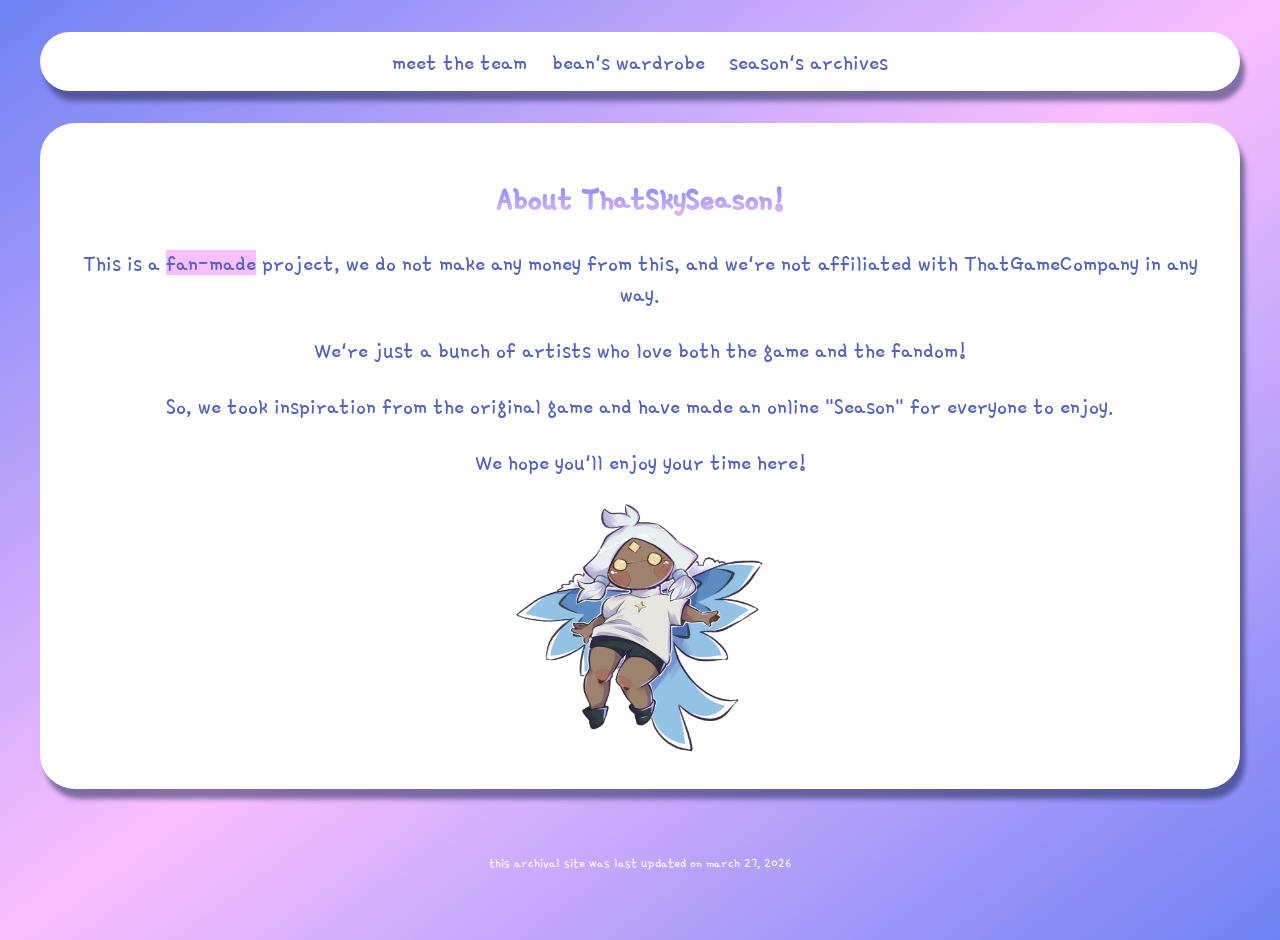
<file: index.html>
<!DOCTYPE html>
<html lang="en">

<head>
  <meta charset="UTF-8">
  <meta name="viewport" content="width=device-width, initial-scale=1.0">
  <title>ThatSkySeason</title>
  <link rel="apple-touch-icon" sizes="180x180" href="tss_favicon/apple-touch-icon.png">
  <link rel="icon" type="image/png" sizes="32x32" href="tss_favicon/favicon-32x32.png">
  <link rel="icon" type="image/png" sizes="16x16" href="tss_favicon/favicon-16x16.png">
  <!-- <link rel="manifest" href="/site.webmanifest"> -->
  <link rel="stylesheet" href="./styles.css">
  <link rel="preconnect" href="https://fonts.googleapis.com">
  <link rel="preconnect" href="https://fonts.gstatic.com" crossorigin>
  <link href="https://fonts.googleapis.com/css2?family=Gamja+Flower&display=swap" rel="stylesheet">
</head>

<body>
  <header>
    <a href="aboutteam.html"><button id="meet-team-btn">meet the team</button></a>
    <a href="wardrobe.html"><button>bean's wardrobe</button></a>
    <a href="seasonslist.html"><button>season's archives</button></a>
  </header>
  <div class="information" id="about-us-section">
    <h1>About ThatSkySeason!</h1>
    <p>This is a <mark>fan-made</mark> project, we do not make any money from this, and we're not affiliated with
      ThatGameCompany in any way.</p>
    <p>We're just a bunch of artists who love both the game and the fandom!</p>
    <p>So, we took inspiration from the original game and have made an online "Season" for everyone to enjoy.</p>
    <p>We hope you'll enjoy your time here!</p>
    <img src="assets/bean1kaino.png" alt="Bean 1 drawn by @kainoshu" width="250" height="250">
  </div>
  <p class="note">this archival site was last updated on march 27, 2026</p>
    <script src="script.js"></script>
</body>

</html>
</file>
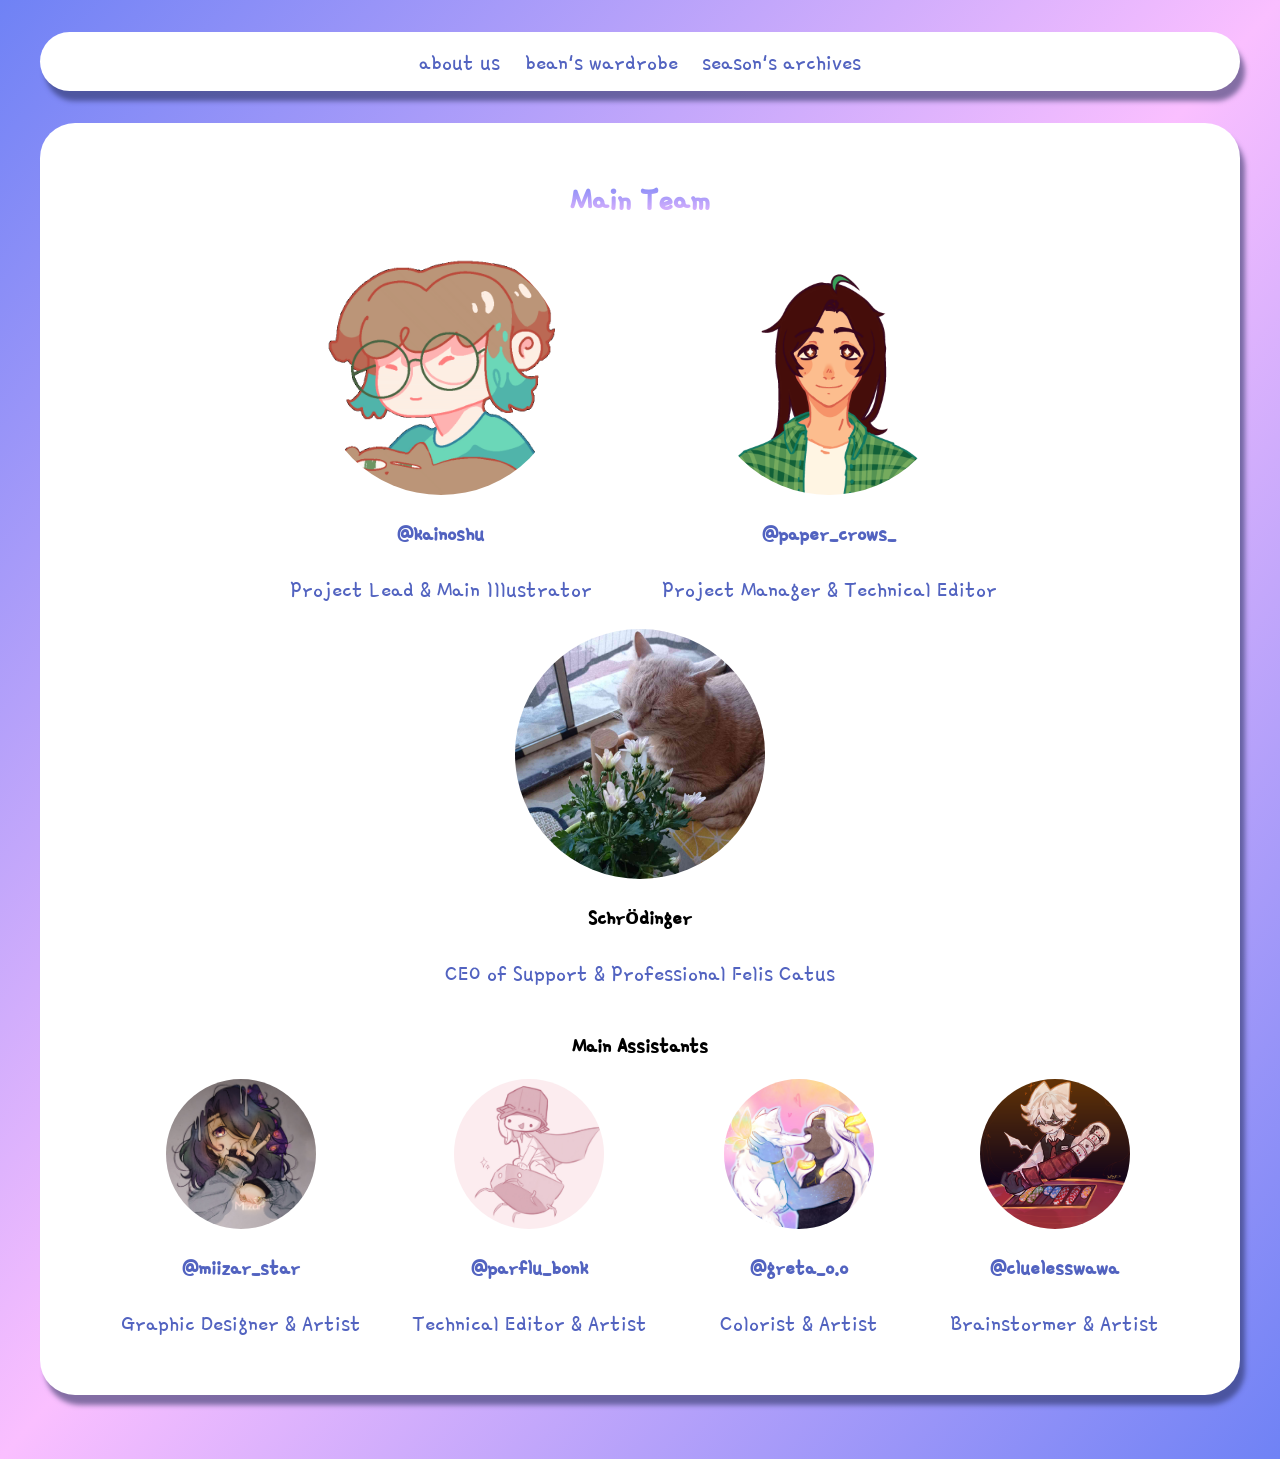
<file: aboutteam.html>
<!DOCTYPE html>
<html lang="en">

<head>
    <meta charset="UTF-8">
    <meta name="viewport" content="width=device-width, initial-scale=1.0">
    <title>ThatSkySeason</title>
    <link rel="apple-touch-icon" sizes="180x180" href="tss_favicon/apple-touch-icon.png">
    <link rel="icon" type="image/png" sizes="32x32" href="tss_favicon/favicon-32x32.png">
    <link rel="icon" type="image/png" sizes="16x16" href="tss_favicon/favicon-16x16.png">
    <!-- <link rel="manifest" href="/site.webmanifest"> -->
    <link rel="stylesheet" href="./styles.css">
    <link rel="preconnect" href="https://fonts.googleapis.com">
    <link rel="preconnect" href="https://fonts.gstatic.com" crossorigin>
    <link href="https://fonts.googleapis.com/css2?family=Gamja+Flower&display=swap" rel="stylesheet">
</head>

<body>
    <header>
        <a href="index.html"><button id="about-us-btn">about us</button></a>
        <a href="wardrobe.html"><button>bean's wardrobe</button></a>
        <a href="seasonslist.html"><button>season's archives</button></a>
    </header>
    <div class="information" id="meet-the-team-section">
        <h1>Main Team</h1>
        <div class="main-team">
            <div class="main-team-person">
                <img src="assets/teammembers/kainopfp.gif">
                <h2><a href="https://www.instagram.com/kainoshu/">@kainoshu</a></h2>
                <p class="description">Project Lead & Main Illustrator</p>
            </div>
            <div class="main-team-person">
                <img src="assets/teammembers/leepfp.png">
                <h2><a href="https://www.instagram.com/paper_crows_/">@paper_crows_</a></h2>
                <p class="description">Project Manager & Technical Editor</p>
            </div>
            <div class="main-team-person">
                <img src="assets/teammembers/florist_in_the_making.jpg">
                <h2>Schrödinger</h2>
                <p class="description">CEO of Support & Professional Felis Catus</p>
            </div>
        </div>
        <h2>Main Assistants</h2>
        <div class="assistants-team" id="meet-assistant-section">
            <div class="assistants-team-person">
                <img src="assets/teammembers/miipfp.png">
                <h2><a href="https://www.instagram.com/miizar_star/">@miizar_star</a></h2>
                <p class="description">Graphic Designer & Artist</p>
            </div>
            <div class="assistants-team-person">
                <img src="assets/teammembers/parfpfp.png">
                <h2><a href="https://www.instagram.com/parflu_bonk/">@parflu_bonk</a></h2>
                <p class="description">Technical Editor & Artist</p>
            </div>
            <div class="assistants-team-person">
                <img src="assets/teammembers/gretapfp.png">
                <h2><a href="https://www.instagram.com/greta_o.o/">@greta_o.o</a></h2>
                <p class="description">Colorist & Artist</p>
            </div>
            <div class="assistants-team-person">
                <img src="assets/teammembers/wawapfp.png">
                <h2><a href="https://www.instagram.com/cluelesswawa/">@cluelesswawa</a></h2>
                <p class="description">Brainstormer & Artist</p>
            </div>
        </div>
    </div>
    <script src="script.js"></script>
</body>

</html>
</file>
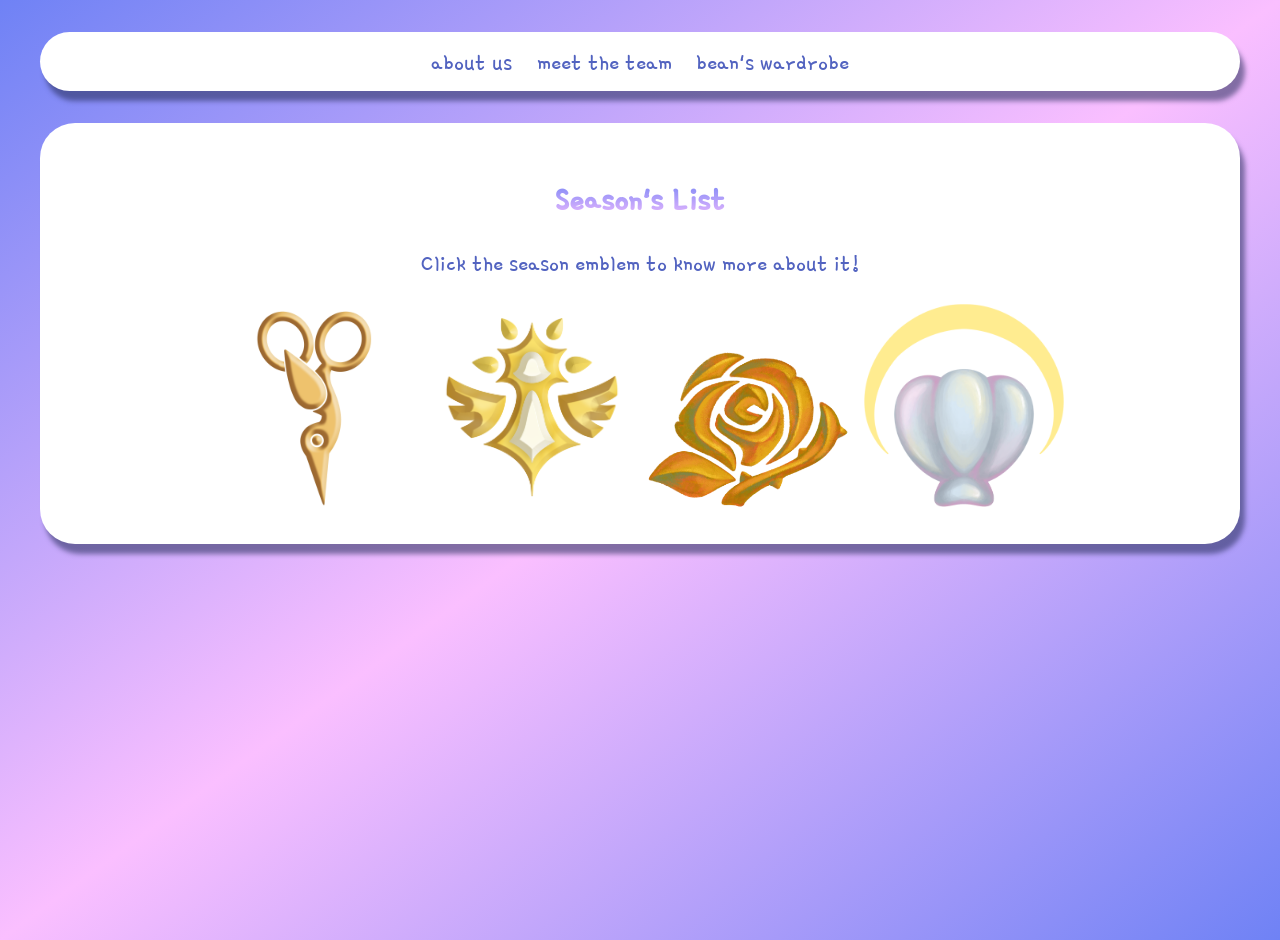
<file: seasonslist.html>
<!DOCTYPE html>
<html lang="en">

<head>
    <meta charset="UTF-8">
    <meta name="viewport" content="width=device-width, initial-scale=1.0">
    <title>ThatSkySeason</title>
    <link rel="apple-touch-icon" sizes="180x180" href="tss_favicon/apple-touch-icon.png">
    <link rel="icon" type="image/png" sizes="32x32" href="tss_favicon/favicon-32x32.png">
    <link rel="icon" type="image/png" sizes="16x16" href="tss_favicon/favicon-16x16.png">
    <!-- <link rel="manifest" href="/site.webmanifest"> -->
    <link rel="stylesheet" href="./styles.css">
    <link rel="preconnect" href="https://fonts.googleapis.com">
    <link rel="preconnect" href="https://fonts.gstatic.com" crossorigin>
    <link href="https://fonts.googleapis.com/css2?family=Gamja+Flower&display=swap" rel="stylesheet">
</head>

<body>
    <header>
        <a href="index.html"><button id="about-us-btn">about us</button></a>
        <a href="aboutteam.html"><button id="meet-team-btn">meet the team</button></a>
        <a href="wardrobe.html"><button>bean's wardrobe</button></a>
    </header>
    <div class="information">
        <h1>Season's List</h1>
        <p>Click the season emblem to know more about it!</p>
        <a href="creativity.html"><button id="season-of-creativity-btn"><img src="assets/seasons/creativity/creativity_emblem.png" width="200" height="200"></button></a>
        <a href="discovery.html"><button id="season-of-discovery-btn"><img src="assets/seasons/discovery/discovery_emblem.png" width="200" height="200"></button></a>
        <a href="secrecy.html"><button id="season-of-secrecy-btn"><img src="assets/seasons/secrecy/secrecy_emblem.png" width="200"></button></a>
        <a href="newseason.html"><button id="season-btn"><img src="assets/seasons/newseason/soct_emblem.png" width="200"></img></button></a>
    </div>
    <script src="script.js"></script>
</body>
</html>
</file>
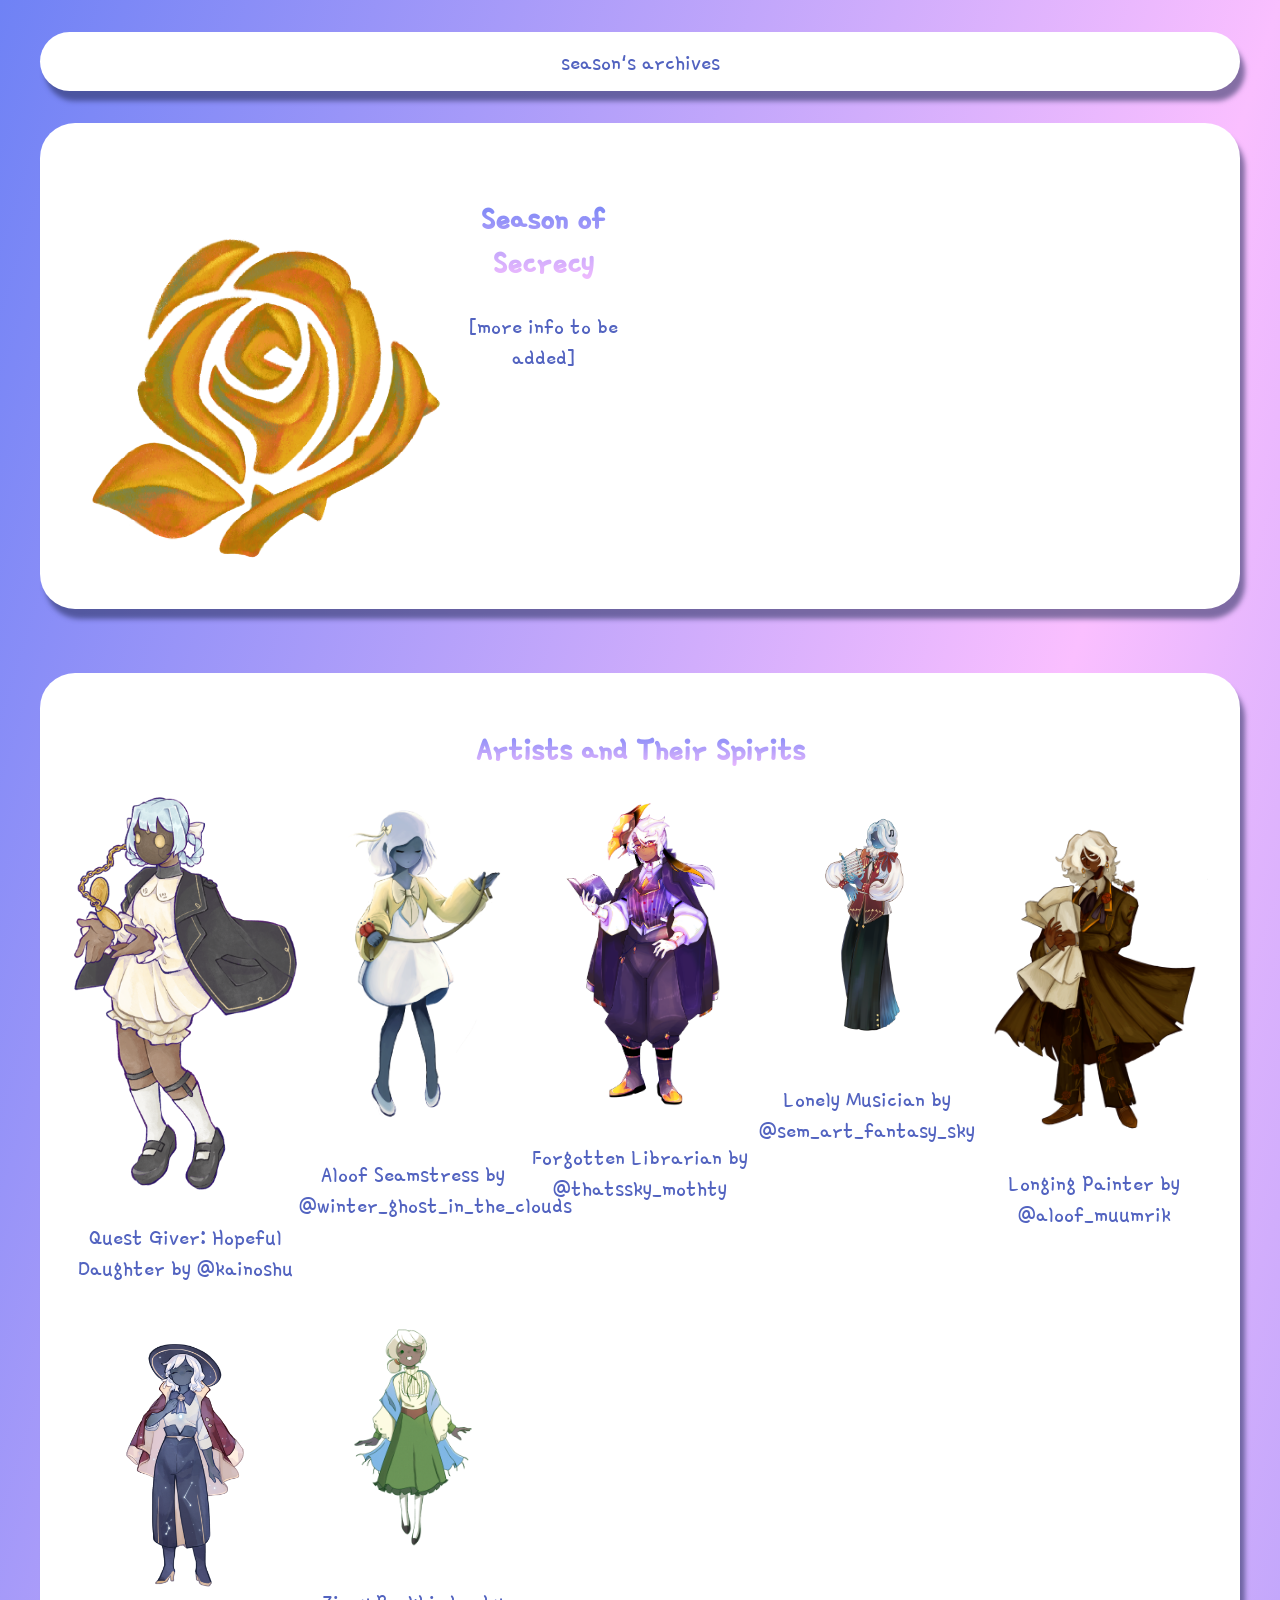
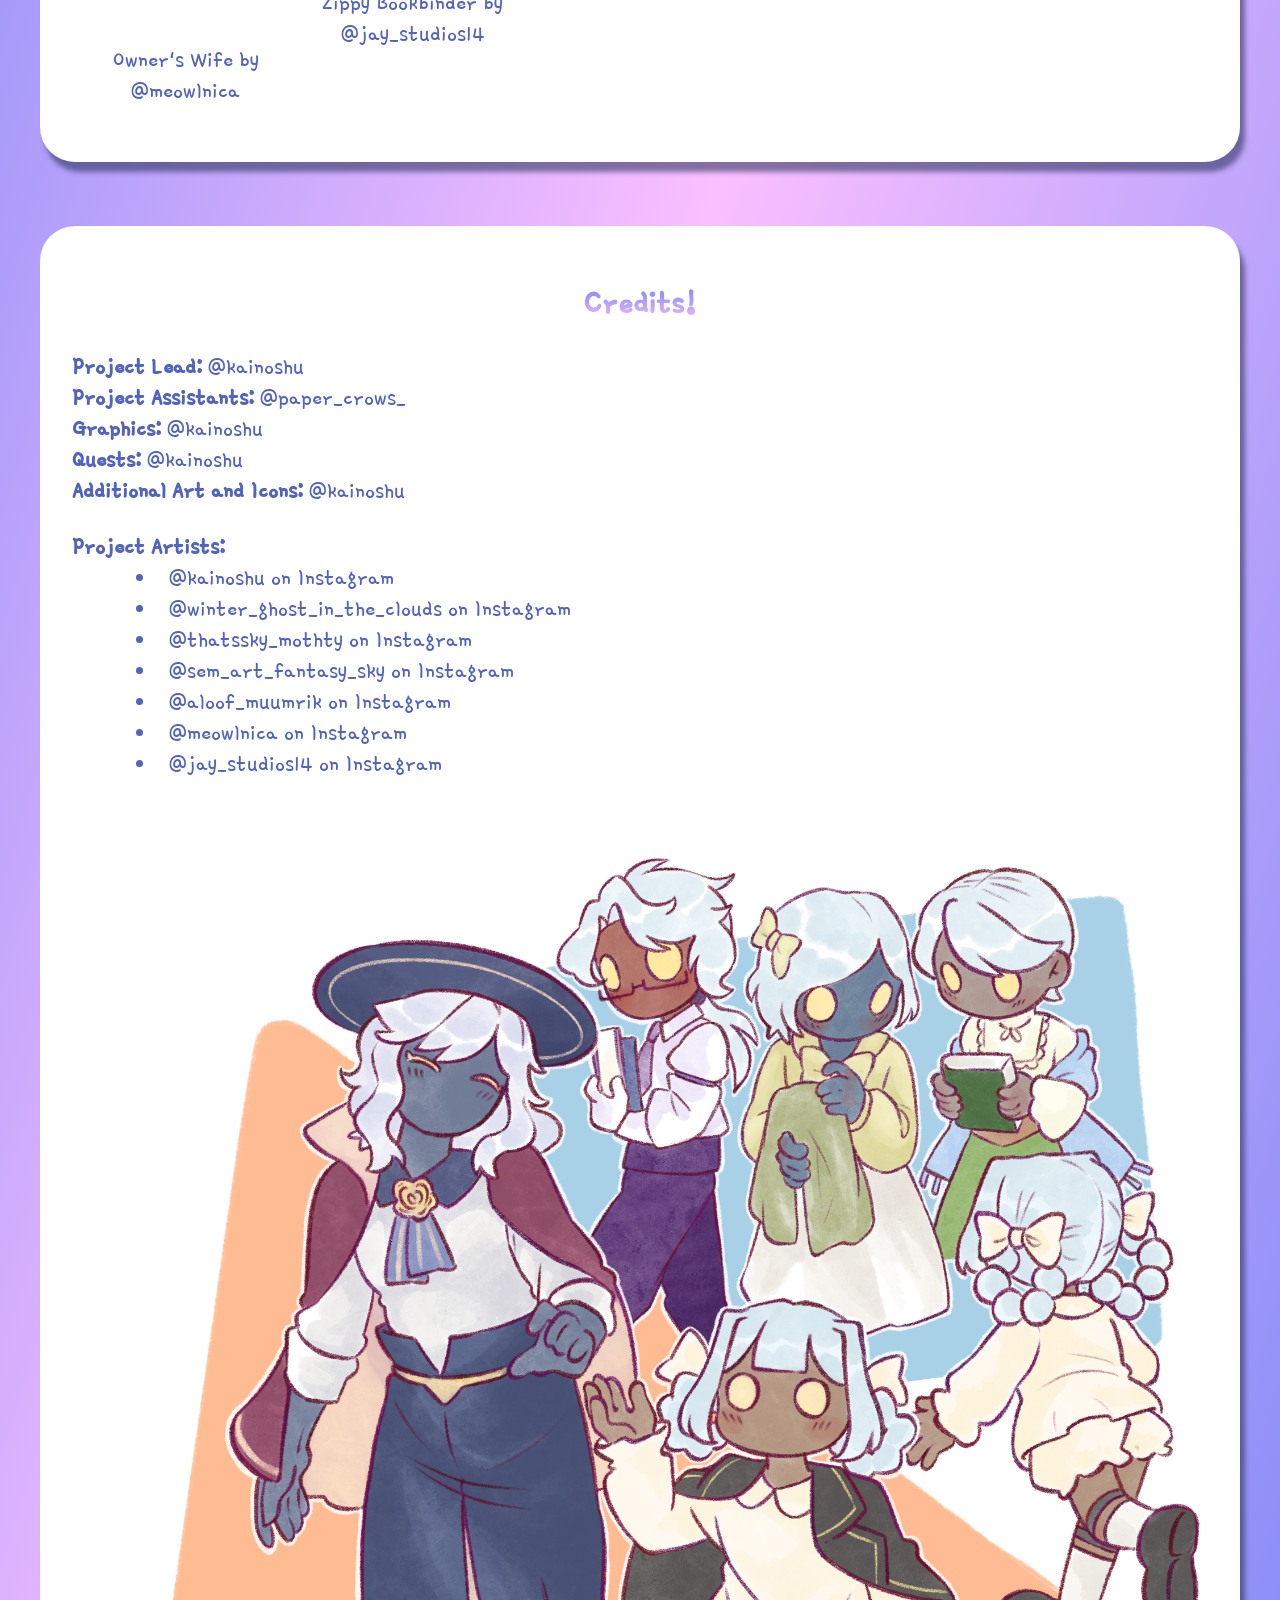
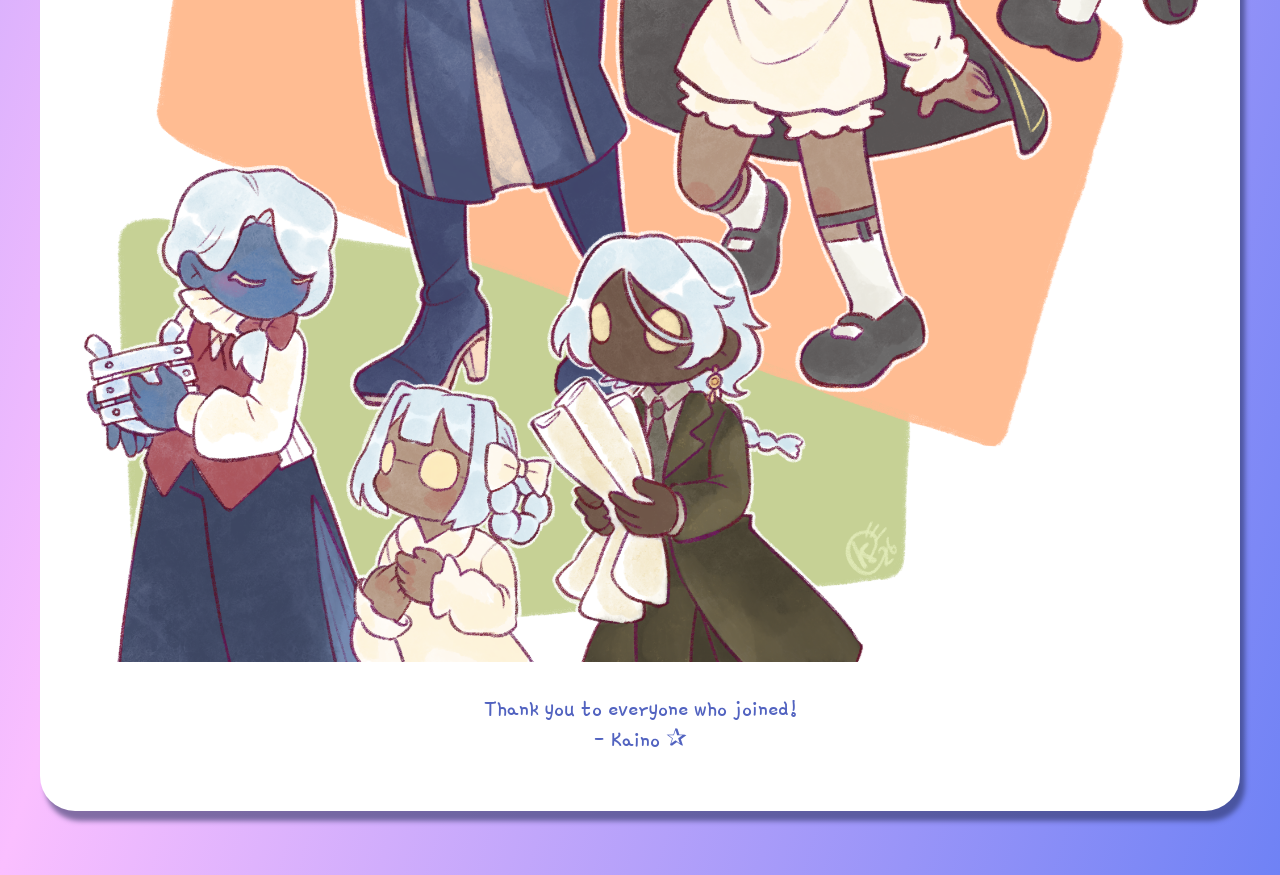
<file: secrecy.html>
<!DOCTYPE html>
<html lang="en">
  <head>
    <meta charset="UTF-8">
    <meta name="viewport" content="width=device-width, initial-scale=1.0">
    <title>My Website</title>
    <link rel="apple-touch-icon" sizes="180x180" href="tss_favicon/apple-touch-icon.png">
    <link rel="icon" type="image/png" sizes="32x32" href="tss_favicon/favicon-32x32.png">
    <link rel="icon" type="image/png" sizes="16x16" href="tss_favicon/favicon-16x16.png">
    <!-- <link rel="manifest" href="/site.webmanifest"> -->
    <link rel="stylesheet" href="./styles.css">
    <link rel="preconnect" href="https://fonts.googleapis.com">
    <link rel="preconnect" href="https://fonts.gstatic.com" crossorigin>
    <link href="https://fonts.googleapis.com/css2?family=Gamja+Flower&display=swap" rel="stylesheet">
  </head>
  
  <body>
    <header>
      <a href="seasonslist.html"><button>season's archives</button></a>
    </header>
    <div class="information">
      <div class="season-desc">
        <img id="s_emblem" src="assets/seasons/secrecy/secrecy_emblem.png">
        <div class="season-desc-text">
          <h1>Season of Secrecy</h1>
          <p>[more info to be added]</p>
        </div>
        <!-- <img src="assets/seasons/discovery/d_intro.png"> -->
         <video autoplay>
            <source src="assets/seasons/secrecy/s_trailer.mp4" type="video/mp4">
         </video>
      </div>
    </div>
    <div class="information">
      <h1>Artists and Their Spirits</h1>
      <div class="artists-n-spirits">
        <div class="spirit-image">
          <img src="assets/seasons/secrecy/hopeful_daughter.png">
          <p>Quest Giver: Hopeful Daughter by @kainoshu</p>
        </div>
        <div class="spirit-image">
          <img src="assets/seasons/secrecy/aloof_seamstress.png">
          <p>Aloof Seamstress by @winter_ghost_in_the_clouds</p>
        </div>
        <div class="spirit-image">
          <img src="assets/seasons/secrecy/forgotten_librarian.png">
          <p>Forgotten Librarian by @thatssky_mothty</p>
        </div>
        <div class="spirit-image">
          <img src="assets/seasons/secrecy/lonely_musician.png">
          <p>Lonely Musician by @sem_art_fantasy_sky</p>
        </div>
        <div class="spirit-image">
          <img src="assets/seasons/secrecy/longing_painter.png">
          <p>Longing Painter by @aloof_muumrik</p>
        </div>
        <div class="spirit-image">
          <img src="assets/seasons/secrecy/owner_wife.png">
          <p>Owner's Wife by @meowlnica</p>
        </div>
        <div class="spirit-image">
          <img src="assets/seasons/secrecy/zippy_bookbinder.png">
          <p>Zippy Bookbinder by @jay_studios14</p>
        </div>
      </div>
    </div>
    <div class="information">
      <div class="credits-desc">
        <h1>Credits!</h1>
        <p align="left"><b>Project Lead:</b> @kainoshu<br><b>Project Assistants:</b> @paper_crows_<br><b>Graphics:</b> @kainoshu <br><b>Quests:</b> @kainoshu<br><b>Additional Art and Icons:</b> @kainoshu<br></p>
        <div align="left">
          <b>Project Artists:</b>
          <li><a href="https://www.instagram.com/kainoshu/">@kainoshu on Instagram</a></li>
          <li><a href="https://www.instagram.com/winter_ghost_in_the_clouds/">@winter_ghost_in_the_clouds on Instagram</a></li>
          <li><a href="https://www.instagram.com/thatssky_mothty/">@thatssky_mothty on Instagram</a></li>
          <li><a href="https://www.instagram.com/sem_art_fantasy_sky/">@sem_art_fantasy_sky on Instagram</a></li>
          <li><a href="https://www.instagram.com/aloof_muumrik/">@aloof_muumrik on Instagram</a></li>
          <li><a href="https://www.instagram.com/meowlnica/">@meowlnica on Instagram</a></li>
          <li><a href="https://www.instagram.com/jay_studios14/">@jay_studios14 on Instagram</a></li>
        </div>
        <img src="assets/seasons/secrecy/s_eos.png">
        <p>Thank you to everyone who joined!<br>- Kaino ✰</p>
      </div>
    </div>
    <script src="script.js"></script>
  </body>
</html>
</file>
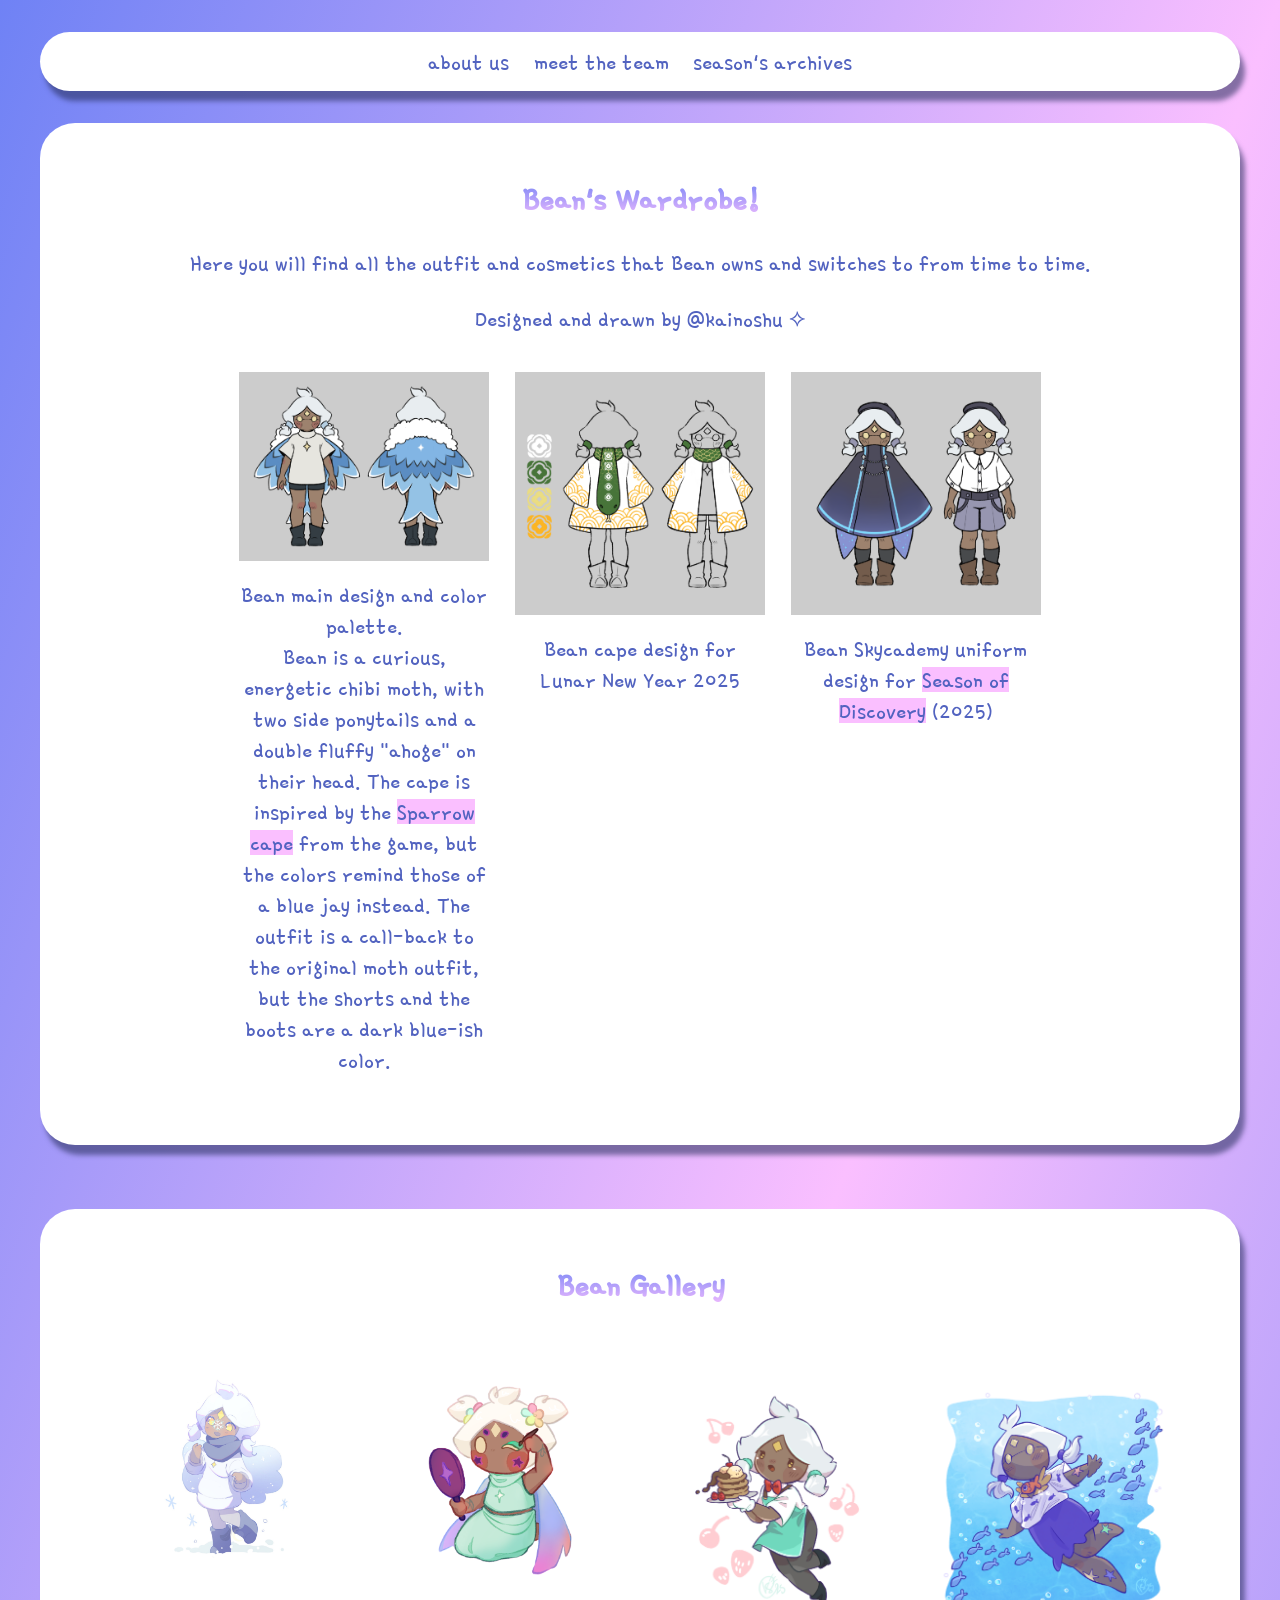
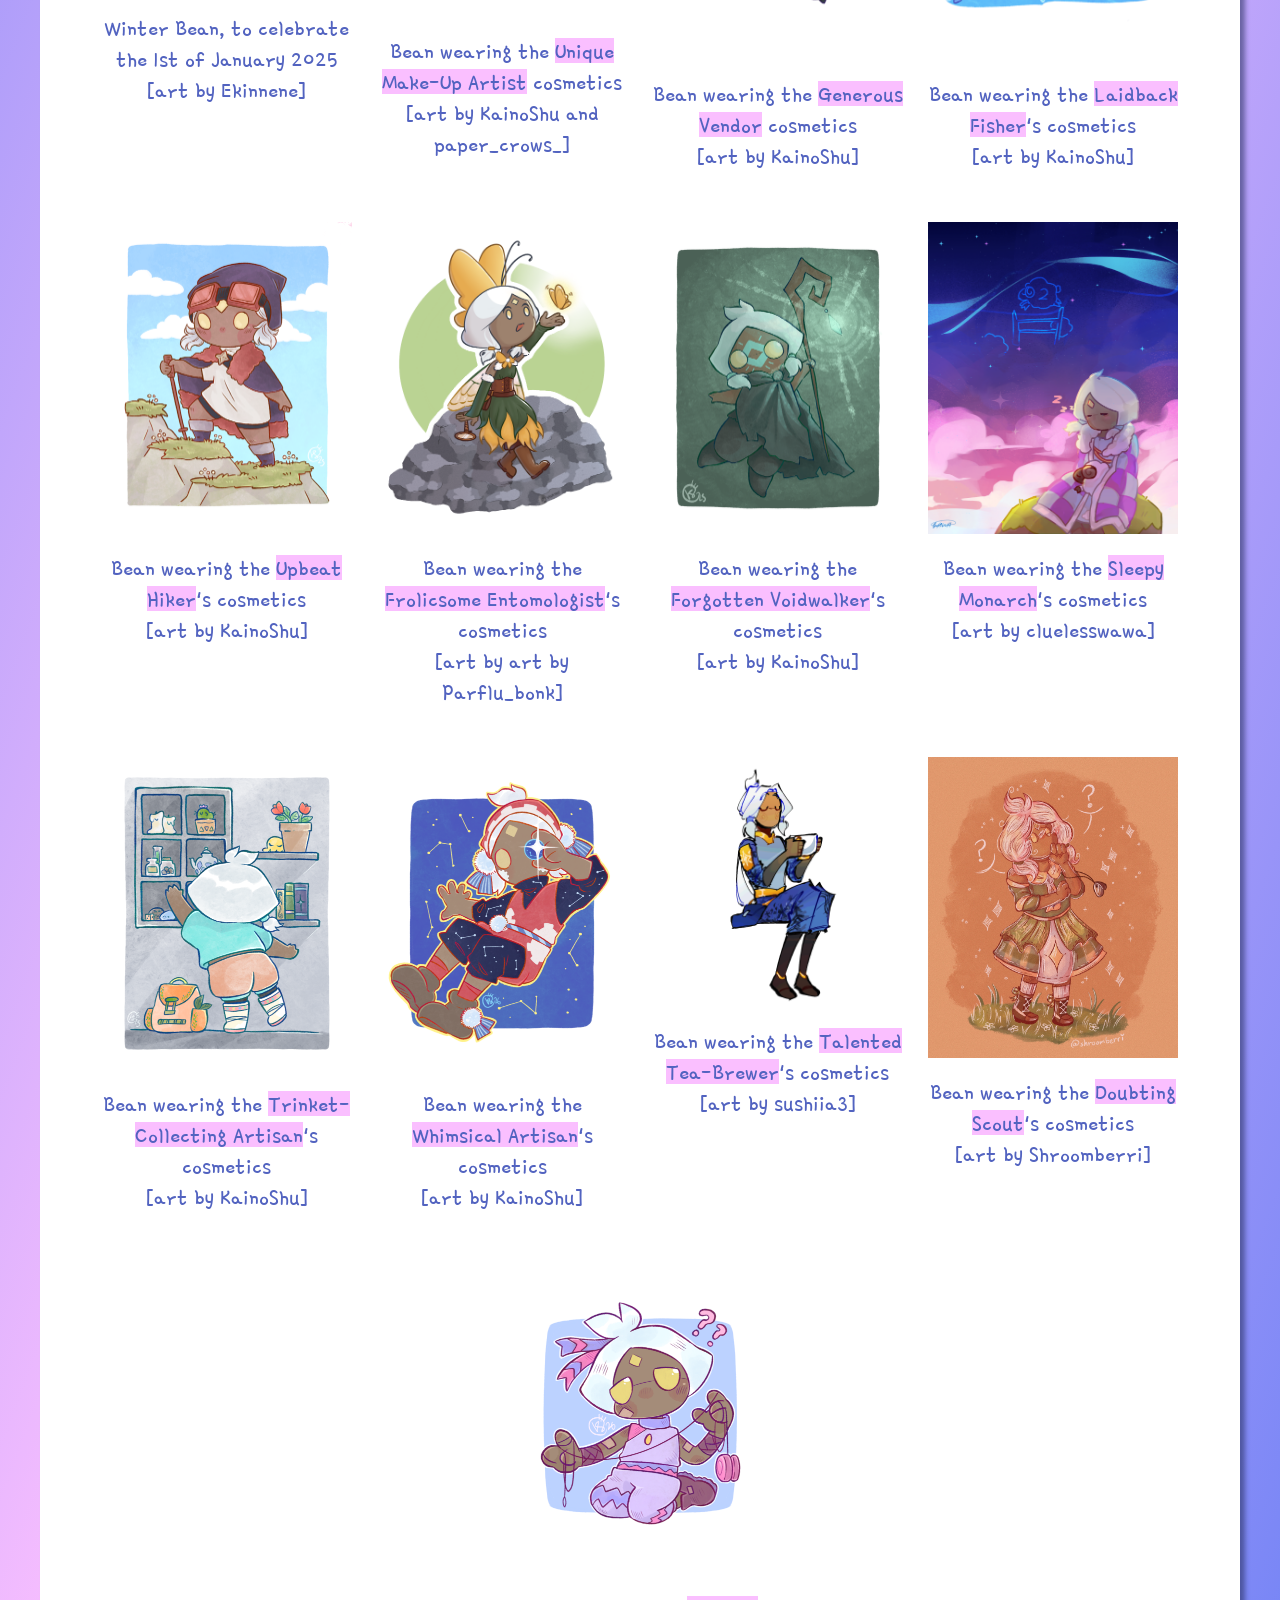
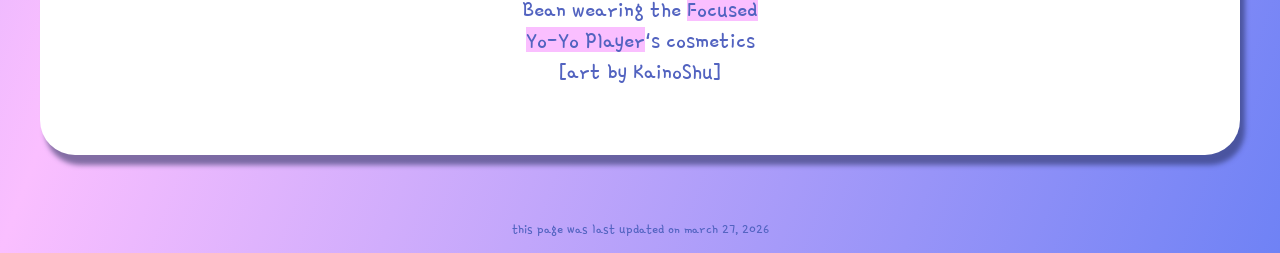
<file: wardrobe.html>
<!DOCTYPE html>
<html lang="en">

<head>
    <meta charset="UTF-8">
    <meta name="viewport" content="width=device-width, initial-scale=1.0">
    <title>ThatSkySeason</title>
    <link rel="apple-touch-icon" sizes="180x180" href="tss_favicon/apple-touch-icon.png">
    <link rel="icon" type="image/png" sizes="32x32" href="tss_favicon/favicon-32x32.png">
    <link rel="icon" type="image/png" sizes="16x16" href="tss_favicon/favicon-16x16.png">
    <!-- <link rel="manifest" href="/site.webmanifest"> -->
    <link rel="stylesheet" href="./styles.css">
    <link rel="preconnect" href="https://fonts.googleapis.com">
    <link rel="preconnect" href="https://fonts.gstatic.com" crossorigin>
    <link href="https://fonts.googleapis.com/css2?family=Gamja+Flower&display=swap" rel="stylesheet">
</head>

<body>
    <header>
        <a href="index.html"><button id="about-us-btn">about us</button></a>
        <a href="aboutteam.html"><button id="meet-team-btn">meet the team</button></a>
        <a href="seasonslist.html"><button>season's archives</button></a>
    </header>
    <div class="information" id="bean-wardrobe-section">
        <h1>Bean's Wardrobe!</h1>
        <p>Here you will find all the outfit and cosmetics that Bean owns and switches to from time to time.</p>
        <p>Designed and drawn by <a href="https://www.instagram.com/kainoshu/">@kainoshu</a> ⟡</p>
        <div class="bean-wardrobe">
            <div class="bean-wardrobe-item">
                <img src="assets/beanwardrobe/Moth outfit.png">
                <p>Bean main design and color palette.<br>Bean is a curious, energetic chibi moth, with two side ponytails and a double fluffy "ahoge" on their head. The cape is inspired by the <mark>Sparrow cape</mark> from the game, but the colors remind those of a blue jay instead. The outfit is a call-back to the original moth outfit, but the shorts and the boots are a dark blue-ish color.</p>
            </div>
            <div class="bean-wardrobe-item">
                <img src="assets/beanwardrobe/LNY outfit.png">
                <p>Bean cape design for Lunar New Year 2025</p>
            </div>
            <div class="bean-wardrobe-item">
                <img src="assets/beanwardrobe/Skycademy uniform.png">
                <p>Bean Skycademy uniform design for <mark>Season of Discovery</mark> (2025)</p>
            </div>
        </div>
    </div>
    <div class="information" id="bean-gallery-section">
        <h1>Bean Gallery</h1>
        <div class="bean-wardrobe">
            <div class="bean-wardrobe-item">
                <img src="assets/beanwardrobe/Bean ekienne.JPG">
                <p>Winter Bean, to celebrate the 1st of January 2025<br><a href="https://www.instagram.com/p/DER89V8NJe9/">[art by Ekinnene]</a></p>
            </div>
            <div class="bean-wardrobe-item">
                <img src="assets/beanwardrobe/Bean mu.png">
                <p>Bean wearing the <mark>Unique Make-Up Artist</mark> cosmetics<br><a href="https://www.instagram.com/p/DEe1ApUtBA8/">[art by KainoShu and paper_crows_]</a></p>
            </div>
            <div class="bean-wardrobe-item">
                <img src="assets/beanwardrobe/Bean cora.png">
                <p>Bean wearing the <mark>Generous Vendor</mark> cosmetics<br><a href="https://www.instagram.com/p/DFU5oRqNVpz/">[art by KainoShu]</a></p>
            </div>
            <div class="bean-wardrobe-item">
                <img src="assets/beanwardrobe/Bean maya.png">
                <p>Bean wearing the <mark>Laidback Fisher</mark>'s cosmetics<br><a href="https://www.instagram.com/p/DGK-XDYt2KU/">[art by KainoShu]</a></p>
            </div>
            <div class="bean-wardrobe-item">
                <img src="assets/beanwardrobe/Bean March.png">
                <p>Bean wearing the <mark>Upbeat Hiker</mark>'s cosmetics<br><a href="https://www.instagram.com/p/DJ1LzaTt2iB/">[art by KainoShu]</a></p>
            </div>
            
            <div class="bean-wardrobe-item">
                <img src="assets/beanwardrobe/Bean Shroomberry.png">
                <p>Bean wearing the <mark>Frolicsome Entomologist</mark>'s cosmetics<br><a href="https://www.instagram.com/p/DKZOXSotBhB/">[art by art by Parflu_bonk]</a></p>
            </div>
            <div class="bean-wardrobe-item">
                <img src="assets/beanwardrobe/Bean Maj.png">
                <p>Bean wearing the <mark>Forgotten Voidwalker</mark>'s cosmetics<br><a href="https://www.instagram.com/p/DLhsS07tTuA/">[art by KainoShu]</a></p>
            </div>
            <div class="bean-wardrobe-item">
                <img src="assets/beanwardrobe/Bean Squirrel.png">
                <p>Bean wearing the <mark>Sleepy Monarch</mark>'s cosmetics<br><a href="https://www.instagram.com/p/DOX-93bDdaA/">[art by cluelesswawa]</a></p>
            </div> 
            <div class="bean-wardrobe-item">
                <img src="assets/beanwardrobe/Bean jade.png">
                <p>Bean wearing the <mark>Trinket-Collecting Artisan</mark>'s cosmetics<br><a href="https://www.instagram.com/p/DO5u0u7DaRN/">[art by KainoShu]</a></p>
            </div>
            <div class="bean-wardrobe-item">
                <img src="assets/beanwardrobe/bean empiireans.png">
                <p>Bean wearing the <mark>Whimsical Artisan</mark>'s cosmetics<br><a href="https://www.instagram.com/p/DT-KF1oDY0G/">[art by KainoShu]</a></p>
            </div>
            <div class="bean-wardrobe-item">
                <img src="assets/beanwardrobe/bean ace.png">
                <p>Bean wearing the <mark>Talented Tea-Brewer</mark>'s cosmetics<br><a href="">[art by sushiia3]</a></p>
            </div>   
            <div class="bean-wardrobe-item">
                <img src="assets/beanwardrobe/bean gigi.png">
                <p>Bean wearing the <mark>Doubting Scout</mark>'s cosmetics<br><a href="">[art by Shroomberri]</a></p>
            </div>   
            <div class="bean-wardrobe-item">
                <img src="assets/beanwardrobe/Bean yoyo.png">
                <p>Bean wearing the <mark>Focused Yo-Yo Player</mark>'s cosmetics<br><a href="https://www.instagram.com/p/DWRokt9jWCw/">[art by KainoShu]</a></p>
            </div>   
        </div>
    </div>
    <p align="center">this page was last updated on march 27, 2026</p>
    <script src="script.js"></script>
</body>
</html>
</file>
<file: styles.css>
body {
    background-image: linear-gradient(to bottom right, #6f82f5, rgb(250, 191, 255), #6f82f5);
    background-repeat: no-repeat;
    min-height: 100vh;
    font-family: "Gamja Flower", sans-serif;
    font-size: 15px;
}

h1 {
  background: -webkit-linear-gradient(#6f82f5, rgb(250, 191, 255));
  -webkit-background-clip: text;
  -webkit-text-fill-color: transparent;
}

p {
    color: #5263c0;
}

b {
    color: #5263c0;
}

mark {
    background-color: rgb(250, 191, 255);
    color: #5263c0;
}

a {
    color: #5263c0;
    text-decoration: none;
}

a:hover {
    background: -webkit-linear-gradient(#6f82f5, rgb(250, 191, 255));
    -webkit-background-clip: text;
    -webkit-text-fill-color: transparent;
}

li {
    margin-left: 5vw;
    color: #5263c0;
}

header button:hover {
    text-decoration: underline;
    text-decoration-thickness: 1px;
    text-decoration-color: #6f82f5;
    background: -webkit-linear-gradient(#6f82f5, rgb(250, 191, 255));
    -webkit-background-clip: text;
    -webkit-text-fill-color: transparent;
}

.main-team {
    display: flex;
    justify-content: center;
    flex-wrap: wrap;
}

.main-team-person img {
    height: 250px;
    width: 250px;
    border-radius: 50%;
    margin-left: 1vw;
    margin-right: 1vw;
}

.main-team-person a {
    color: #5263c0;
    text-decoration: none;
}

.main-team-person a:hover {
    background: -webkit-linear-gradient(#6f82f5, rgb(250, 191, 255));
    -webkit-background-clip: text;
    -webkit-text-fill-color: transparent;
}

.assistants-team {
    display: flex;
    justify-content: center;
    flex-wrap: wrap;
}

.assistants-team-person img {
    height: 150px;
    width: 150px;
    border-radius: 50%;
    margin-left: 1vw;
    margin-right: 1vw;
}

.assistants-team-person a {
    color: #5263c0;
    text-decoration: none;
}

.assistants-team-person a:hover {
    background: -webkit-linear-gradient(#6f82f5, rgb(250, 191, 255));
    -webkit-background-clip: text;
    -webkit-text-fill-color: transparent;
}

.bean-wardrobe {
    background-color: #fff;
    border-radius: 35px;
    display: flex;
    justify-content: center;
    flex-wrap: wrap;
}

.bean-wardrobe-item {
    margin: 1vw;
    width: 250px;
}

.bean-wardrobe-item img {
    width: 100%;
    height: auto;
}

.bean-wardrobe-item p {
    margin-top: 1vw;
}

.information button {
    border: none;
    background-color: #ffffff00;
}

.seasons-container {
    display: flex;
    justify-content: center;
    flex-wrap: wrap;
}

.season p {
    padding-left: 2.5em;
    padding-right: 2.5em;
    display: none;
    justify-content: center;
    flex-wrap: wrap;
}

.season button {
    background-color: #fff;
    border: none;
    cursor: pointer;
}

.artist-spirits img {
    width: 350px;
}

.header-img {
    display: flex;
    justify-content: center;
}

#emblem {
    width: 50%;
}

#creativity-header-img {
    width: 100%;
}

.artists-n-spirits img {
    width: 100%;
}

.season-desc {
    padding: 1.5vw;
}

.season-desc img {
    width: 100%;
}

.system-desc img {
    width: 50%;
}

.credits-desc img {
    margin-top: 5vw;
    width: 100%;
}

.profile-n-user img {
    border-radius: 50%;
    width: 75%;
}

.note {
    color: #fff;
    text-align: center;
}

footer {
    background-color: #fff;
    padding: 1em;
    position: fixed;
    width: 100%;
    left: 0;
    bottom: 0;
    display: flex;
    justify-content: center;
    color: #5263c0;
}

/* styling for mobile devices */
@media screen and (max-width: 600px) {
    header {
        background-color: #fff;
        border-radius: 35px;
        margin: 5vw;
        padding: 2.5vw;
        display: flex;
        justify-content: center;
        box-shadow: 5px 10px 5px #242c5a8c;
    }

    header button {
        font-family: "Gamja Flower", san-serif;
        font-size: 15px;
        color: #5263c0;
        border: none;
        background-color: #ffffff00;
        line-height: 10px;
    }

    .information {
        background-color: #fff;
        border-radius: 35px;
        margin-bottom: 5vw;
        margin-left: 5vw;
        margin-right: 5vw;
        padding: 5vw;
        text-align: center;
        box-shadow: 5px 10px 5px #242c5a8c;
    }

    .information h1 {
        font-size: 25px;
    }

    .information h2 {
        font-size: 20px;
    }

    .information p {
        font-size: 15px;
    }

    .information button {
        margin-bottom: 5vw;
    }

    .main-team-person img {
        height: 150px;
        width: 150px;
    }

    #imagetoolong img {
        width: 50%;
    }

    video {
        width: 100%;
    }

    #s_emblem {
        width: 100%;
    }

}

/* styling for desktop devices */
@media only screen and (min-width: 768px) {
    header {
        background-color: #fff;
        border-radius: 35px;
        margin: 2.5vw;
        padding: 1vw;
        display: flex;
        justify-content: center;
        gap: 1vw;
        box-shadow: 5px 10px 5px #242c5a8c;
    }

    header button {
        font-family: "Gamja Flower", san-serif;
        font-size: 25px;
        color: #5263c0;
        border: none;
        background-color: #fff;
    }

    .information {
        background-color: #fff;
        border-radius: 35px;
        margin-left: 2.5vw;
        margin-right: 2.5vw;
        margin-bottom: 5vw;
        padding: 2.5vw;
        text-align: center;
        box-shadow: 5px 10px 5px #242c5a8c;
    }

    .information h1 {
        font-size: 35px;
    }

    .information p {
        font-size: 25px;
    }

    .information li {
        font-size: 25px;
    }

    .information b {
        font-size: 25px;
    }

    .main-team-person {
        margin-left: 2.5vw;
        margin-right: 2.5vw;
    }

    .main-team-person img {
        margin-left: 2.5vw;
        margin-right: 2.5vw;
    }

    .assistants-team-person {
        margin-left: 2vw;
        margin-right: 2vw;
    }

    .assistants-team-person img {
        margin-left: 2vw;
        margin-right: 2vw;
    }

    #emblem {
        margin-top: 5vw;
        width: 350px;
        height: 350px;
    }

    .season-desc {
        display: flex;
    }

    .season-desc-text {
        padding-right: 5vw;
    }

    .season-desc img {
        width: 500px;
        height: 500px;
    }

    .artists-n-spirits {
        display: flex;
        flex-wrap: wrap;
    }

    .spirit-image {
        width: 20%;
    }

    #imagetoolong {
        width: 20%;
    }

    .system-desc img {
        width: 15%;
    }

    #s_emblem {
        margin-top: 5vw;
        width: 350px;
        height: 320px;
    }

    video {
        width: 50%;
    }
}
</file>
